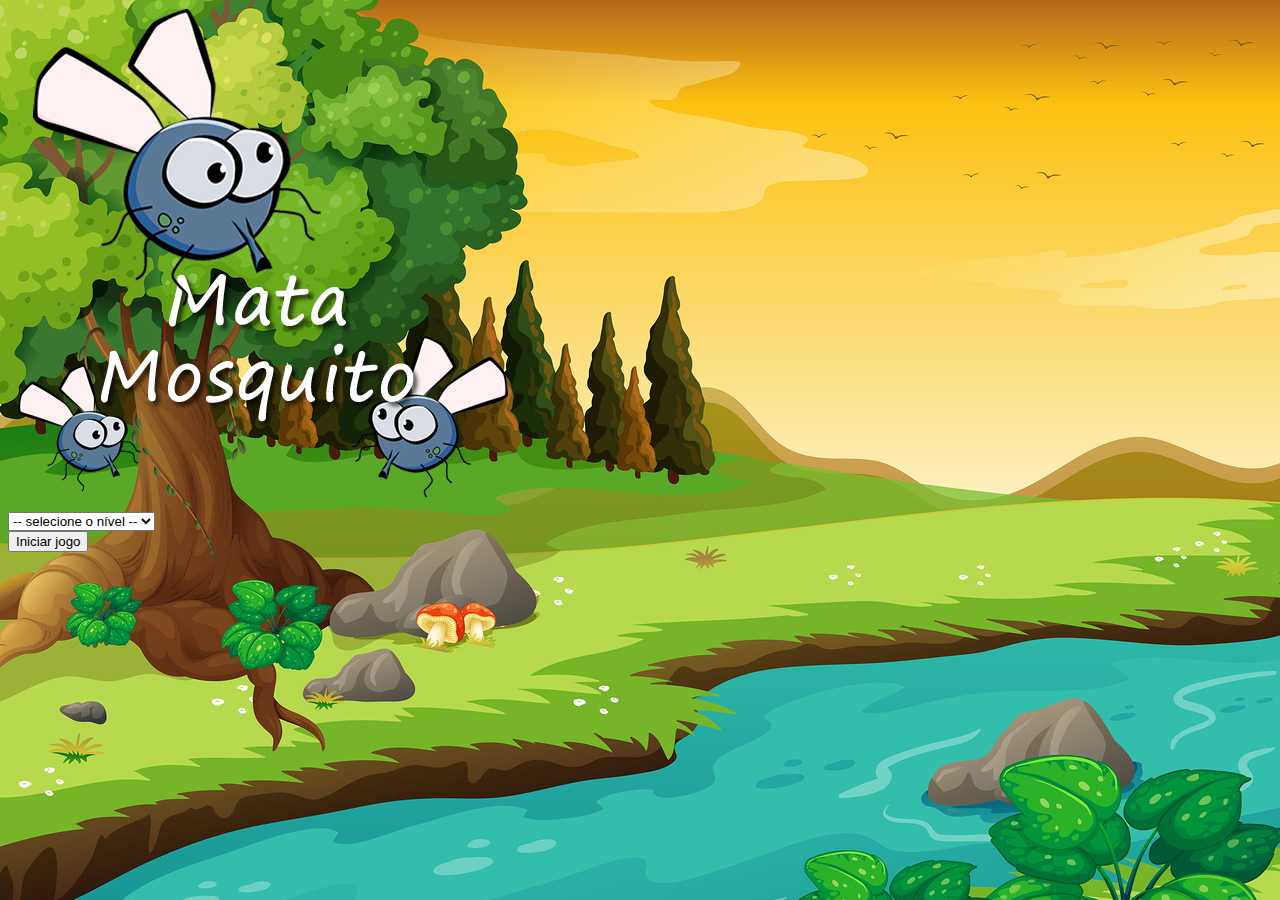
<file: App Mata Mosquito/index.html>
<!DOCTYPE html>
<html lang="en">
  <head>
    <meta charset="UTF-8">
    <meta http-equiv="X-UA-Compatible" content="IE=edge">
    <meta name="viewport" content="width=device-width, initial-scale=1.0">
    <title>Killing Insects</title>

    <!-- CSS only -->
    <link href="https://cdn.jsdelivr.net/npm/bootstrap@5.2.1/dist/css/bootstrap.min.css" rel="stylesheet" integrity="sha384-iYQeCzEYFbKjA/T2uDLTpkwGzCiq6soy8tYaI1GyVh/UjpbCx/TYkiZhlZB6+fzT" crossorigin="anonymous">

    <!-- estilo customizado -->
    <link rel="stylesheet" href="estilo.css">

    <script>
      function iniciarJogo() {
        var nivel = document.getElementById('nivel').value
        if (nivel === '') {
          alert('Selecione um nível para inicar o jogo')
          return false
        }
        window.location.href = 'app.html?' + nivel
      }
    </script>
  </head>
  <body>
    <div class="container">
      <div class="row">
        <div class="col">
          <div class="d-flex justify-content-center">
            <img src="imagens/game.png" alt="">
          </div>
        </div>
      </div>

      <div class="row">
        <div class="col">
          <div class="d-flex justify-content-center">
            <div class="mb-2">
              <select class="form-control" name="" id="nivel">
                <option value="">-- selecione o nível --</option>
                <option value="normal">Normal</option>
                <option value="dificil">Difícil</option>
                <option value="chucknorris">Chuck Norris</option>
              </select>
            </div>
          </div>
        </div>
      </div>

      <div class="row">
        <div class="col">
          <div class="d-flex justify-content-center">
            <button type="button" class="btn btn-danger btn-lg" onclick="iniciarJogo()">Iniciar jogo</button>
          </div>
        </div>
      </div>
    </div>
  </body>
</html>
</file>
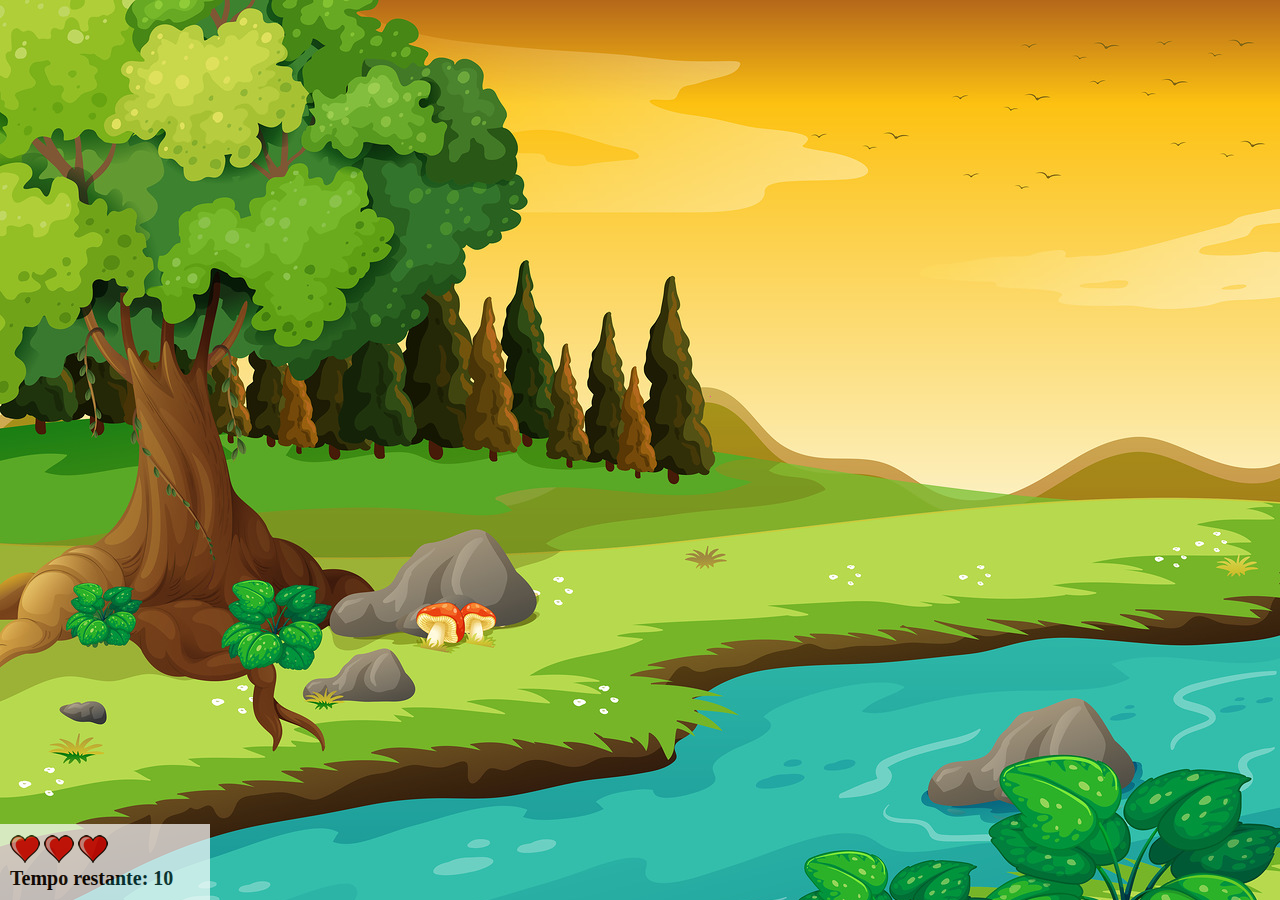
<file: App Mata Mosquito/app.html>
<!DOCTYPE html>
<html lang="en">
<head>
  <meta charset="UTF-8">
  <meta http-equiv="X-UA-Compatible" content="IE=edge">
  <meta name="viewport" content="width=device-width, initial-scale=1.0">

  <title>Document</title>

  <script src="jogo.js"></script>
  <link rel="stylesheet" href="estilo.css">
</head>

<body onresize="AjustaTamanho()">
  <div class="painel">
    <div class="vidas">
      <img id="v1" src="imagens/coracao_cheio.png" alt="">
      <img id="v2" src="imagens/coracao_cheio.png" alt="">
      <img id="v3" src="imagens/coracao_cheio.png" alt="">
    </div>
    <div class="cronometro">Tempo restante: <span id="cronometro"></span> </div>
  </div>


  <script>
    document.getElementById('cronometro').innerHTML = tempo

    var criaMosca = setInterval(function() {
      posicaoRandomica()
    }, criaMosquitoTempo)
  </script>
</body>
</html>
</file>
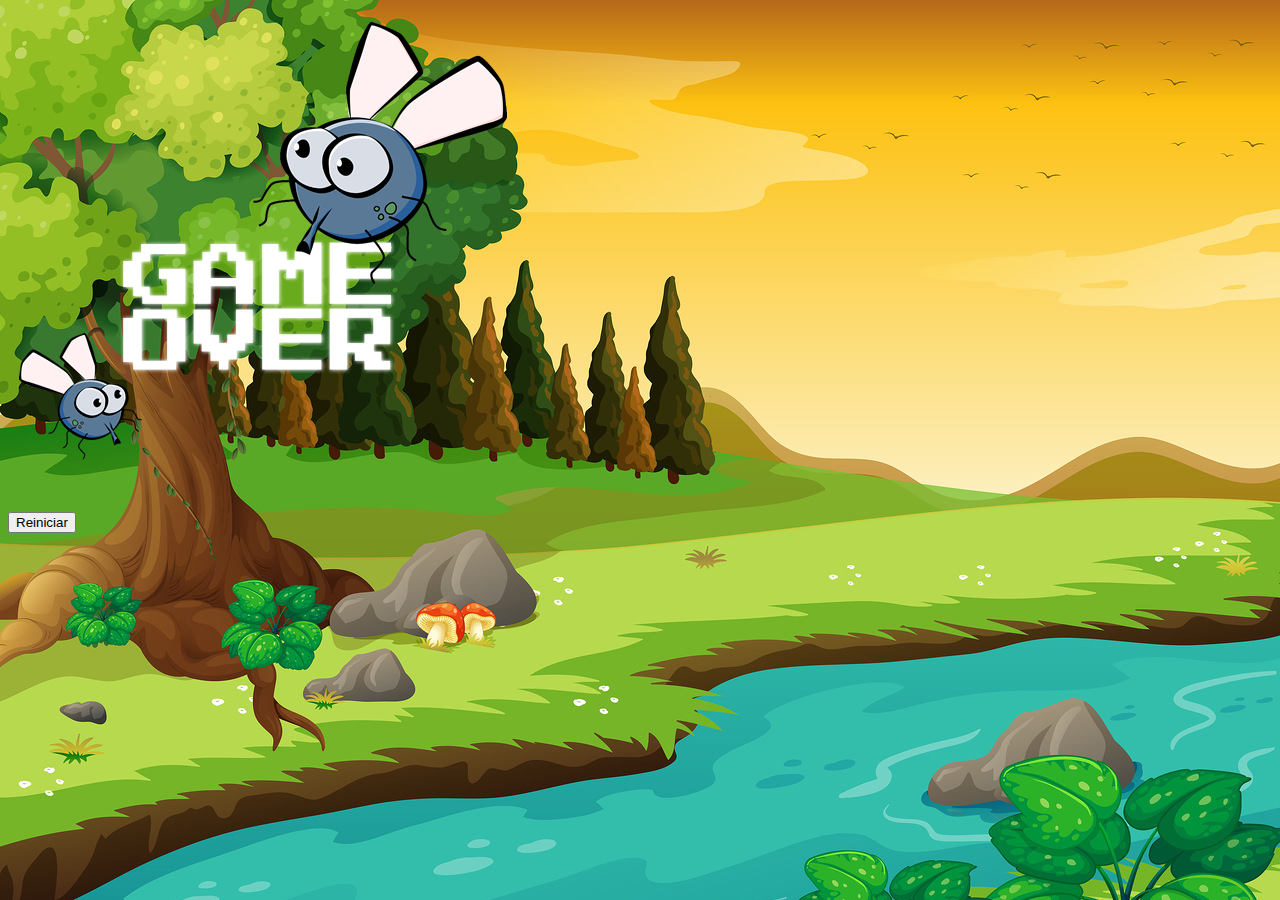
<file: App Mata Mosquito/fim_de_jogo.html>
<!DOCTYPE html>
<html lang="en">
  <head>
    <meta charset="UTF-8">
    <meta http-equiv="X-UA-Compatible" content="IE=edge">
    <meta name="viewport" content="width=device-width, initial-scale=1.0">
    <title>Fim de jogo</title>

    <!-- CSS only -->
    <link href="https://cdn.jsdelivr.net/npm/bootstrap@5.2.1/dist/css/bootstrap.min.css" rel="stylesheet" integrity="sha384-iYQeCzEYFbKjA/T2uDLTpkwGzCiq6soy8tYaI1GyVh/UjpbCx/TYkiZhlZB6+fzT" crossorigin="anonymous">

    <!-- estilo customizado -->
    <link rel="stylesheet" href="estilo.css">
  </head>
  <body>
    <div class="container">
      <div class="row">
        <div class="col">
          <div class="d-flex justify-content-center">
            <img src="imagens/game_over.png" alt="">
          </div>
        </div>
      </div>
      <div class="row">
        <div class="col">
          <div class="d-flex justify-content-center">
            <button type="button" class="btn btn-dark btn-lg" onclick="window.location.href='index.html'">Reiniciar</button>
          </div>
        </div>
      </div>
    </div>
  </body>
</html>
</file>
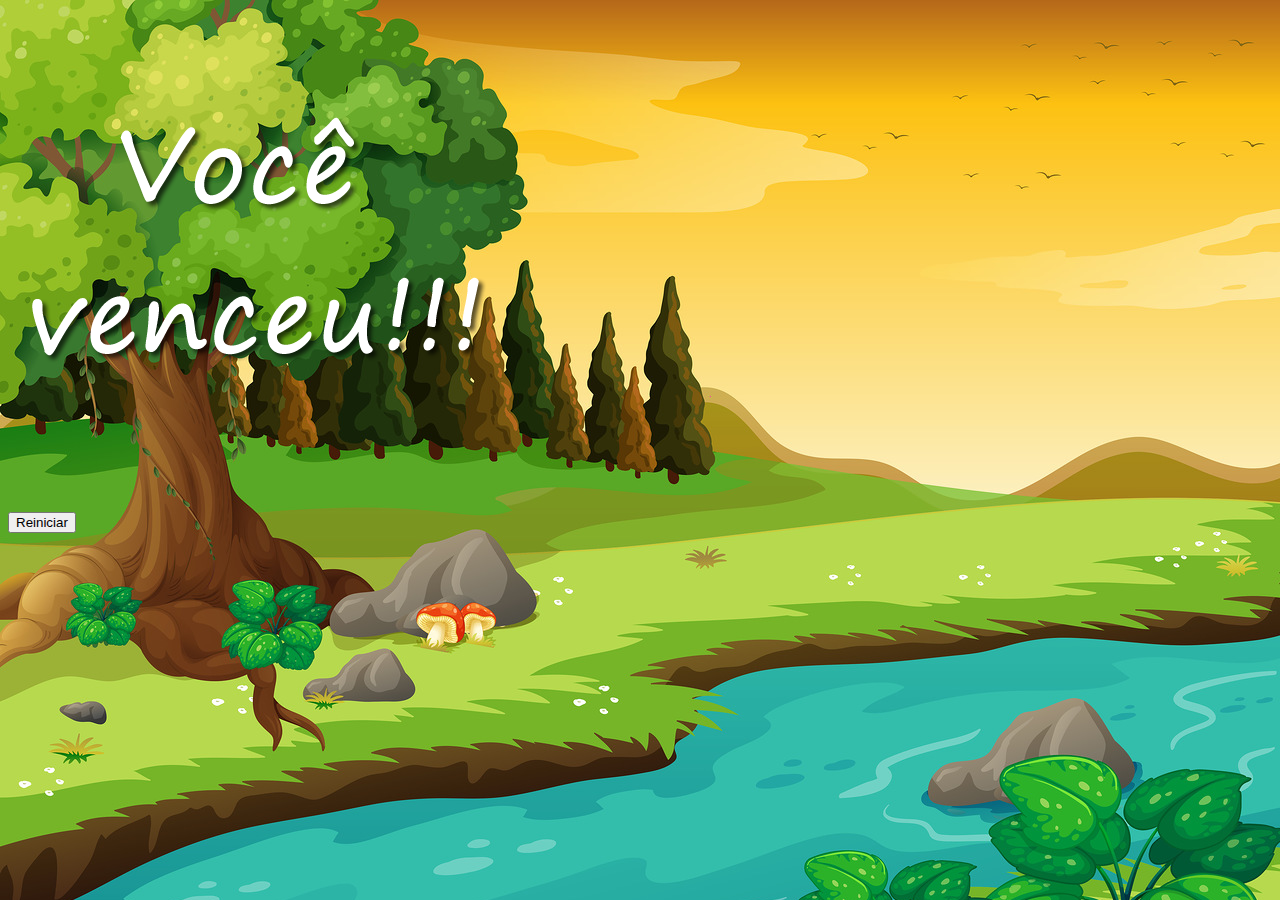
<file: App Mata Mosquito/vitoria.html>
<!DOCTYPE html>
<html lang="en">
  <head>
    <meta charset="UTF-8">
    <meta http-equiv="X-UA-Compatible" content="IE=edge">
    <meta name="viewport" content="width=device-width, initial-scale=1.0">
    <title>Vitória</title>

    <!-- CSS only -->
    <link href="https://cdn.jsdelivr.net/npm/bootstrap@5.2.1/dist/css/bootstrap.min.css" rel="stylesheet" integrity="sha384-iYQeCzEYFbKjA/T2uDLTpkwGzCiq6soy8tYaI1GyVh/UjpbCx/TYkiZhlZB6+fzT" crossorigin="anonymous">

    <!-- estilo customizado -->
    <link rel="stylesheet" href="estilo.css">
  </head>
  <body>
    <div class="container">
      <div class="row">
        <div class="col">
          <div class="d-flex justify-content-center">
            <img src="imagens/vitoria.png" alt="">
          </div>
        </div>
      </div>
      <div class="row">
        <div class="col">
          <div class="d-flex justify-content-center">
            <button type="button" class="btn btn-dark btn-lg" onclick="window.location.href='index.html'">Reiniciar</button>
          </div>
        </div>
      </div>
    </div>
  </body>
</html>
</file>
<file: App Mata Mosquito/estilo.css>
html {
  cursor: url('imagens/mata_mosca.png') 30 30, auto;
}

body {
  background-image: url(imagens/bg.jpg);
  background-size: 100%;
  background-repeat: no-repeat;
}

.mosquito1 {
  width: 50px;
  height: 50px;
}

.mosquito2 {
  width: 70px;
  height: 70px;
}

.mosquito3 {
  width: 90px;
  height: 90px;
}

.ladoA {
  transform: scaleX(1);
}

.ladoB {
  transform: scaleX(-1);
}

.painel {
  position: absolute;
  left: 0px;
  width: 190px;
  padding: 10px;
  bottom: 0px;
  border-top: solid 1px #fff;
  background-color: #fff;
  opacity: 0.7;
}

.vidas {
  float: left;
}

.cronometro {
  float: left;
  font-size: 20px;
  font-weight: bold;
}

.mouseC {
  pointer-events: stroke;
}
</file>
